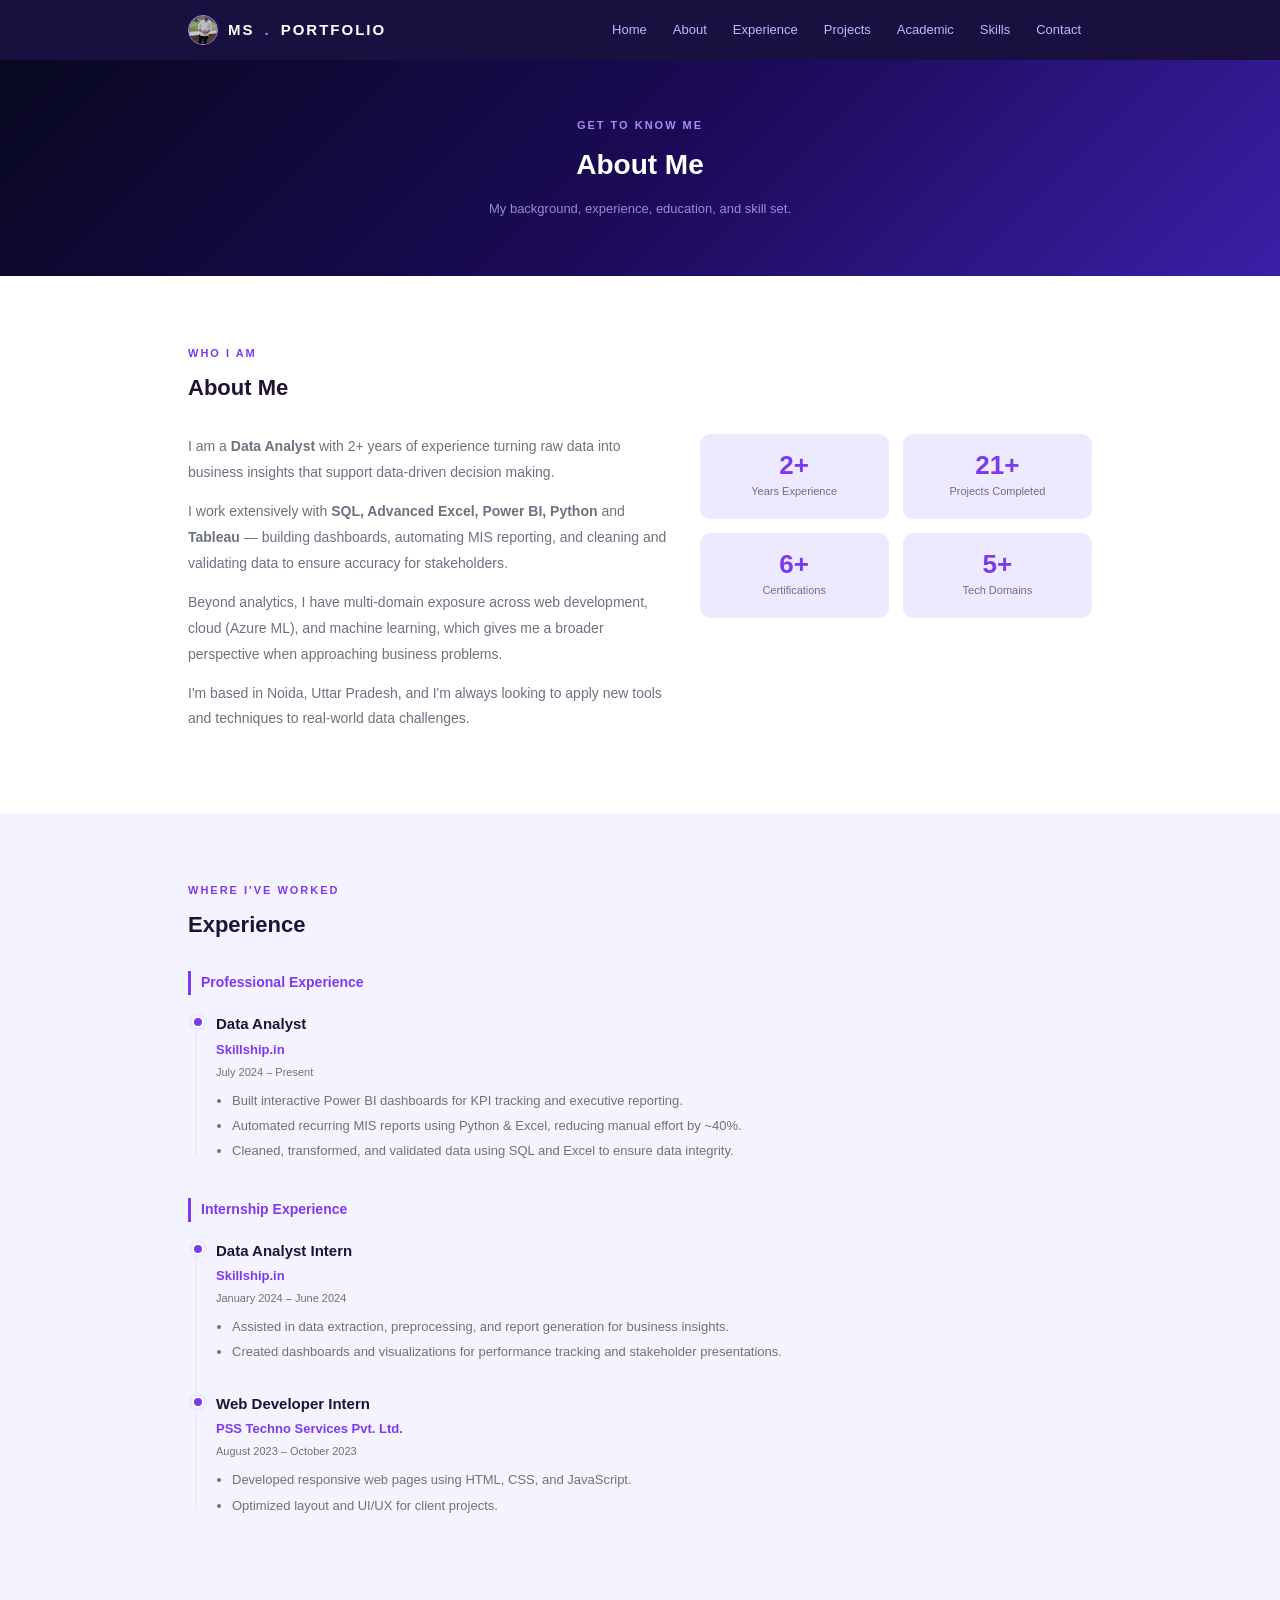
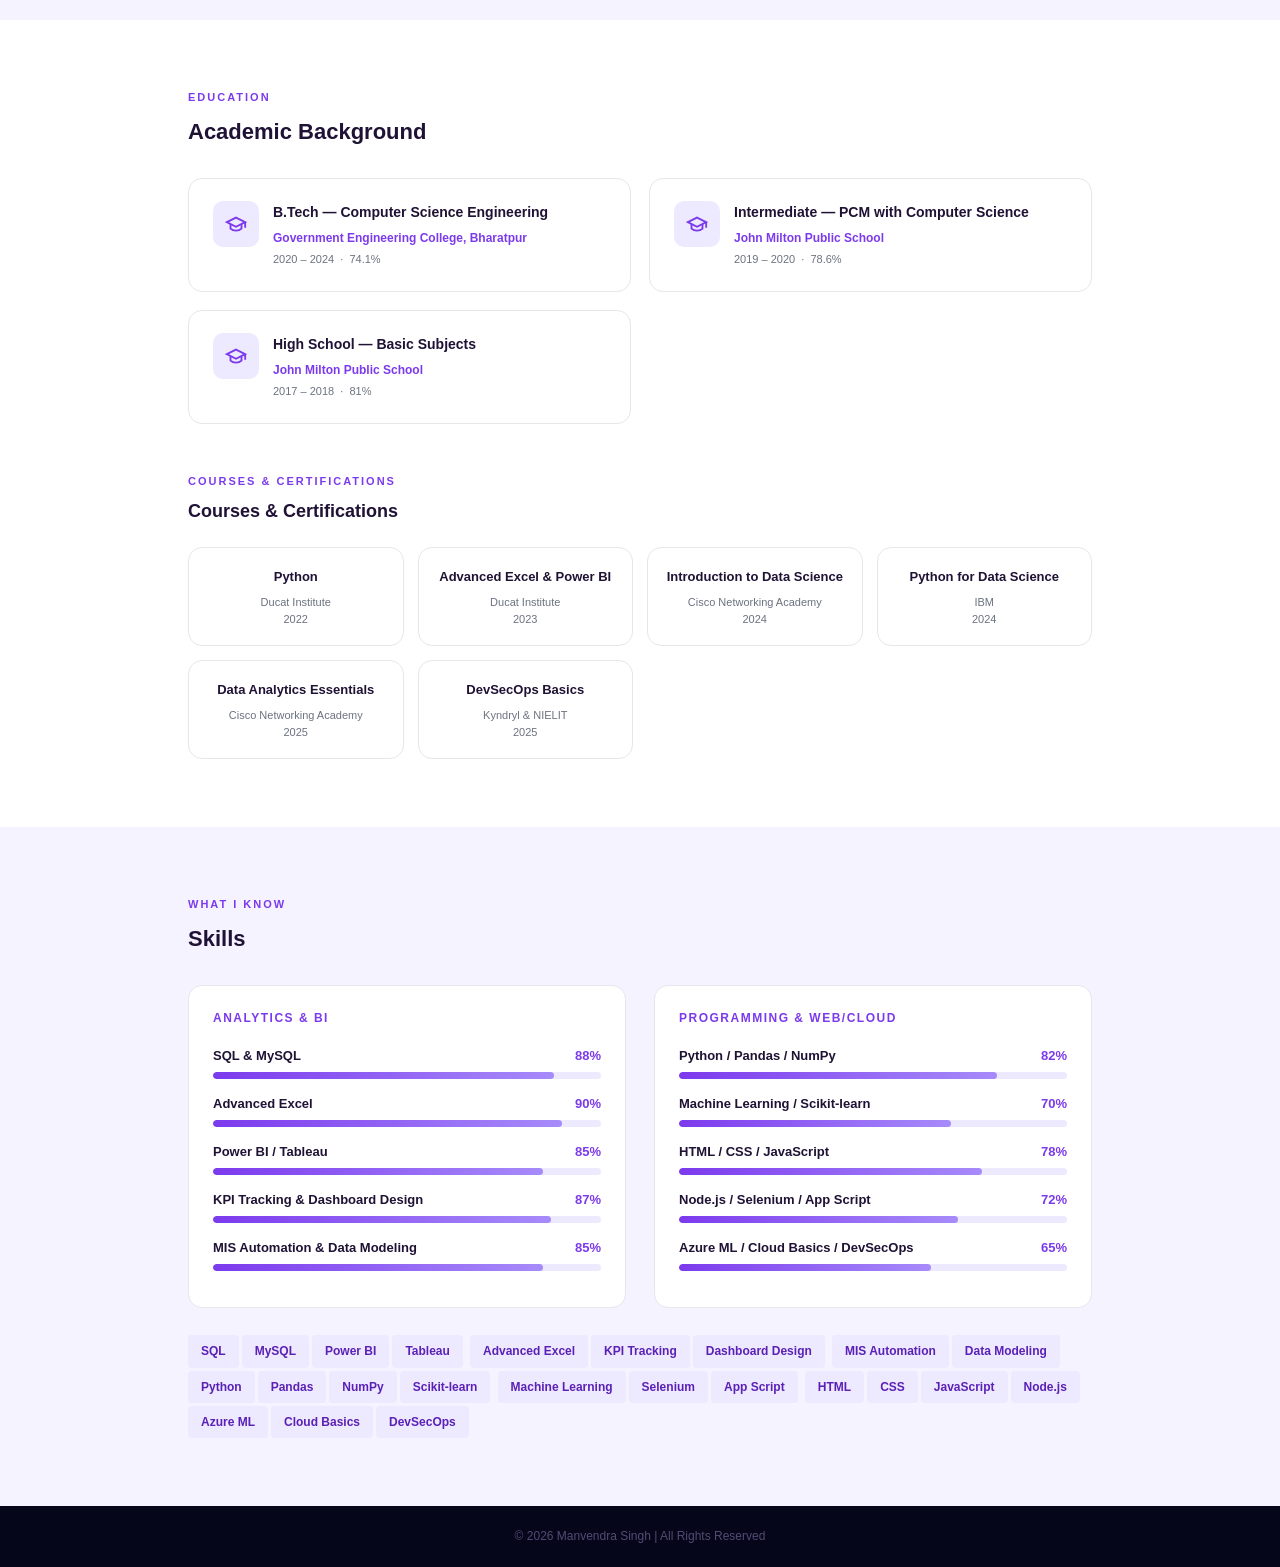
<file: about.html>
<!DOCTYPE html>
<html lang="en">
<head>
  <meta charset="UTF-8" />
  <meta name="viewport" content="width=device-width, initial-scale=1.0" />
  <title>About — Manvendra Singh</title>
  <link rel="stylesheet" href="css/style.css" />
</head>
<body>

<header id="navbar">
  <div class="container">
    <div class="nav-inner">
      <a href="index.html" class="nav-logo">
        <img src="images/profile.png" alt="Manvendra Singh" />
        MS<span>.</span>Portfolio
      </a>
      <nav class="nav-links" aria-label="Primary">
        <a href="index.html">Home</a>
        <a href="about.html">About</a>
        <a href="about.html#experience">Experience</a>
        <a href="projects.html">Projects</a>
        <a href="about.html#academic">Academic</a>
        <a href="about.html#skills">Skills</a>
        <a href="contact.html">Contact</a>
      </nav>
      <button class="hamburger" id="ham" aria-label="Toggle menu">
        <span></span><span></span><span></span>
      </button>
    </div>
  </div>
  <nav class="mobile-menu" id="mob">
    <a href="index.html">Home</a>
    <a href="about.html">About</a>
    <a href="about.html#experience">Experience</a>
    <a href="projects.html">Projects</a>
    <a href="about.html#academic">Academic</a>
    <a href="about.html#skills">Skills</a>
    <a href="contact.html">Contact</a>
  </nav>
</header>

<div class="page-banner">
  <div class="container">
    <span class="sec-label">Get to know me</span>
    <h1>About Me</h1>
    <p>My background, experience, education, and skill set.</p>
  </div>
</div>

<main>

<section id="about">
  <div class="container">
    <span class="sec-label">Who I am</span>
    <h2 class="sec-title">About Me</h2>
    <div class="about-grid">
      <div class="about-text reveal">
        <p>I am a <strong>Data Analyst</strong> with 2+ years of experience turning raw data into business insights that support data-driven decision making.</p>
        <p>I work extensively with <strong>SQL, Advanced Excel, Power BI, Python</strong> and <strong>Tableau</strong> — building dashboards, automating MIS reporting, and cleaning and validating data to ensure accuracy for stakeholders.</p>
        <p>Beyond analytics, I have multi-domain exposure across web development, cloud (Azure ML), and machine learning, which gives me a broader perspective when approaching business problems.</p>
        <p>I'm based in Noida, Uttar Pradesh, and I'm always looking to apply new tools and techniques to real-world data challenges.</p>
      </div>
      <div class="about-stats reveal" style="transition-delay:.12s">
        <div class="stat-box"><div class="num">2+</div><div class="lbl">Years Experience</div></div>
        <div class="stat-box"><div class="num">21+</div><div class="lbl">Projects Completed</div></div>
        <div class="stat-box"><div class="num">6+</div><div class="lbl">Certifications</div></div>
        <div class="stat-box"><div class="num">5+</div><div class="lbl">Tech Domains</div></div>
      </div>
    </div>
  </div>
</section>

<section id="experience">
  <div class="container">
    <span class="sec-label">Where I've worked</span>
    <h2 class="sec-title">Experience</h2>

    <div class="exp-group reveal">
      <p class="exp-group-title">Professional Experience</p>
      <div class="timeline" id="tl1">
        <div class="tl-item">
          <div class="tl-dot"></div>
          <p class="tl-role">Data Analyst</p>
          <p class="tl-company">Skillship.in</p>
          <p class="tl-period">July 2024 – Present</p>
          <ul class="tl-list">
            <li>Built interactive Power BI dashboards for KPI tracking and executive reporting.</li>
            <li>Automated recurring MIS reports using Python &amp; Excel, reducing manual effort by ~40%.</li>
            <li>Cleaned, transformed, and validated data using SQL and Excel to ensure data integrity.</li>
          </ul>
        </div>
      </div>
    </div>

    <div class="exp-group reveal" style="transition-delay:.1s">
      <p class="exp-group-title">Internship Experience</p>
      <div class="timeline" id="tl2">
        <div class="tl-item">
          <div class="tl-dot"></div>
          <p class="tl-role">Data Analyst Intern</p>
          <p class="tl-company">Skillship.in</p>
          <p class="tl-period">January 2024 – June 2024</p>
          <ul class="tl-list">
            <li>Assisted in data extraction, preprocessing, and report generation for business insights.</li>
            <li>Created dashboards and visualizations for performance tracking and stakeholder presentations.</li>
          </ul>
        </div>
        <div class="tl-item">
          <div class="tl-dot"></div>
          <p class="tl-role">Web Developer Intern</p>
          <p class="tl-company">PSS Techno Services Pvt. Ltd.</p>
          <p class="tl-period">August 2023 – October 2023</p>
          <ul class="tl-list">
            <li>Developed responsive web pages using HTML, CSS, and JavaScript.</li>
            <li>Optimized layout and UI/UX for client projects.</li>
          </ul>
        </div>
      </div>
    </div>
  </div>
</section>

<section id="academic">
  <div class="container">
    <span class="sec-label">Education</span>
    <h2 class="sec-title">Academic Background</h2>
    <div class="acad-grid">

      <article class="card acad-item reveal">
        <div class="acad-badge"><svg viewBox="0 0 24 24"><path d="M22 10v6M2 10l10-5 10 5-10 5z"/><path d="M6 12v5c3 3 9 3 12 0v-5"/></svg></div>
        <div>
          <p class="acad-degree">B.Tech — Computer Science Engineering</p>
          <p class="acad-inst">Government Engineering College, Bharatpur</p>
          <p class="acad-meta">2020 – 2024 &nbsp;·&nbsp; 74.1%</p>
        </div>
      </article>

      <article class="card acad-item reveal" style="transition-delay:.1s">
        <div class="acad-badge"><svg viewBox="0 0 24 24"><path d="M22 10v6M2 10l10-5 10 5-10 5z"/><path d="M6 12v5c3 3 9 3 12 0v-5"/></svg></div>
        <div>
          <p class="acad-degree">Intermediate — PCM with Computer Science</p>
          <p class="acad-inst">John Milton Public School</p>
          <p class="acad-meta">2019 – 2020 &nbsp;·&nbsp; 78.6%</p>
        </div>
      </article>

      <article class="card acad-item reveal" style="transition-delay:.2s">
        <div class="acad-badge"><svg viewBox="0 0 24 24"><path d="M22 10v6M2 10l10-5 10 5-10 5z"/><path d="M6 12v5c3 3 9 3 12 0v-5"/></svg></div>
        <div>
          <p class="acad-degree">High School — Basic Subjects</p>
          <p class="acad-inst">John Milton Public School</p>
          <p class="acad-meta">2017 – 2018 &nbsp;·&nbsp; 81%</p>
        </div>
      </article>

    </div>

    <span class="sec-label">Courses &amp; Certifications</span>
    <h3 class="sec-title" style="font-size:18px;margin-bottom:20px">Courses &amp; Certifications</h3>
    <div class="cert-grid">
      <div class="cert-box reveal"><h4>Python</h4><p>Ducat Institute<br>2022</p></div>
      <div class="cert-box reveal" style="transition-delay:.07s"><h4>Advanced Excel &amp; Power BI</h4><p>Ducat Institute<br>2023</p></div>
      <div class="cert-box reveal" style="transition-delay:.14s"><h4>Introduction to Data Science</h4><p>Cisco Networking Academy<br>2024</p></div>
      <div class="cert-box reveal" style="transition-delay:.21s"><h4>Python for Data Science</h4><p>IBM<br>2024</p></div>
      <div class="cert-box reveal" style="transition-delay:.28s"><h4>Data Analytics Essentials</h4><p>Cisco Networking Academy<br>2025</p></div>
      <div class="cert-box reveal" style="transition-delay:.35s"><h4>DevSecOps Basics</h4><p>Kyndryl &amp; NIELIT<br>2025</p></div>
    </div>
  </div>
</section>

<section id="skills">
  <div class="container">
    <span class="sec-label">What I know</span>
    <h2 class="sec-title">Skills</h2>
    <div class="skills-outer">

      <div class="card reveal">
        <p class="sg-title">Analytics &amp; BI</p>
        <div class="skill-item">
          <div class="skill-row"><span class="name">SQL &amp; MySQL</span><span class="pct">88%</span></div>
          <div class="skill-track"><div class="skill-fill" data-width="88"></div></div>
        </div>
        <div class="skill-item">
          <div class="skill-row"><span class="name">Advanced Excel</span><span class="pct">90%</span></div>
          <div class="skill-track"><div class="skill-fill" data-width="90"></div></div>
        </div>
        <div class="skill-item">
          <div class="skill-row"><span class="name">Power BI / Tableau</span><span class="pct">85%</span></div>
          <div class="skill-track"><div class="skill-fill" data-width="85"></div></div>
        </div>
        <div class="skill-item">
          <div class="skill-row"><span class="name">KPI Tracking &amp; Dashboard Design</span><span class="pct">87%</span></div>
          <div class="skill-track"><div class="skill-fill" data-width="87"></div></div>
        </div>
        <div class="skill-item">
          <div class="skill-row"><span class="name">MIS Automation &amp; Data Modeling</span><span class="pct">85%</span></div>
          <div class="skill-track"><div class="skill-fill" data-width="85"></div></div>
        </div>
      </div>

      <div class="card reveal" style="transition-delay:.12s">
        <p class="sg-title">Programming &amp; Web/Cloud</p>
        <div class="skill-item">
          <div class="skill-row"><span class="name">Python / Pandas / NumPy</span><span class="pct">82%</span></div>
          <div class="skill-track"><div class="skill-fill" data-width="82"></div></div>
        </div>
        <div class="skill-item">
          <div class="skill-row"><span class="name">Machine Learning / Scikit-learn</span><span class="pct">70%</span></div>
          <div class="skill-track"><div class="skill-fill" data-width="70"></div></div>
        </div>
        <div class="skill-item">
          <div class="skill-row"><span class="name">HTML / CSS / JavaScript</span><span class="pct">78%</span></div>
          <div class="skill-track"><div class="skill-fill" data-width="78"></div></div>
        </div>
        <div class="skill-item">
          <div class="skill-row"><span class="name">Node.js / Selenium / App Script</span><span class="pct">72%</span></div>
          <div class="skill-track"><div class="skill-fill" data-width="72"></div></div>
        </div>
        <div class="skill-item">
          <div class="skill-row"><span class="name">Azure ML / Cloud Basics / DevSecOps</span><span class="pct">65%</span></div>
          <div class="skill-track"><div class="skill-fill" data-width="65"></div></div>
        </div>
      </div>

    </div>
    <div class="tag-cloud">
      <span class="tag">SQL</span><span class="tag">MySQL</span><span class="tag">Power BI</span><span class="tag">Tableau</span>
      <span class="tag">Advanced Excel</span><span class="tag">KPI Tracking</span><span class="tag">Dashboard Design</span>
      <span class="tag">MIS Automation</span><span class="tag">Data Modeling</span>
      <span class="tag">Python</span><span class="tag">Pandas</span><span class="tag">NumPy</span><span class="tag">Scikit-learn</span>
      <span class="tag">Machine Learning</span><span class="tag">Selenium</span><span class="tag">App Script</span>
      <span class="tag">HTML</span><span class="tag">CSS</span><span class="tag">JavaScript</span><span class="tag">Node.js</span>
      <span class="tag">Azure ML</span><span class="tag">Cloud Basics</span><span class="tag">DevSecOps</span>
    </div>
  </div>
</section>

</main>

<footer><p>&copy; 2026 Manvendra Singh | All Rights Reserved</p></footer>

<script src="js/script.js"></script>
</body>
</html>
</file>
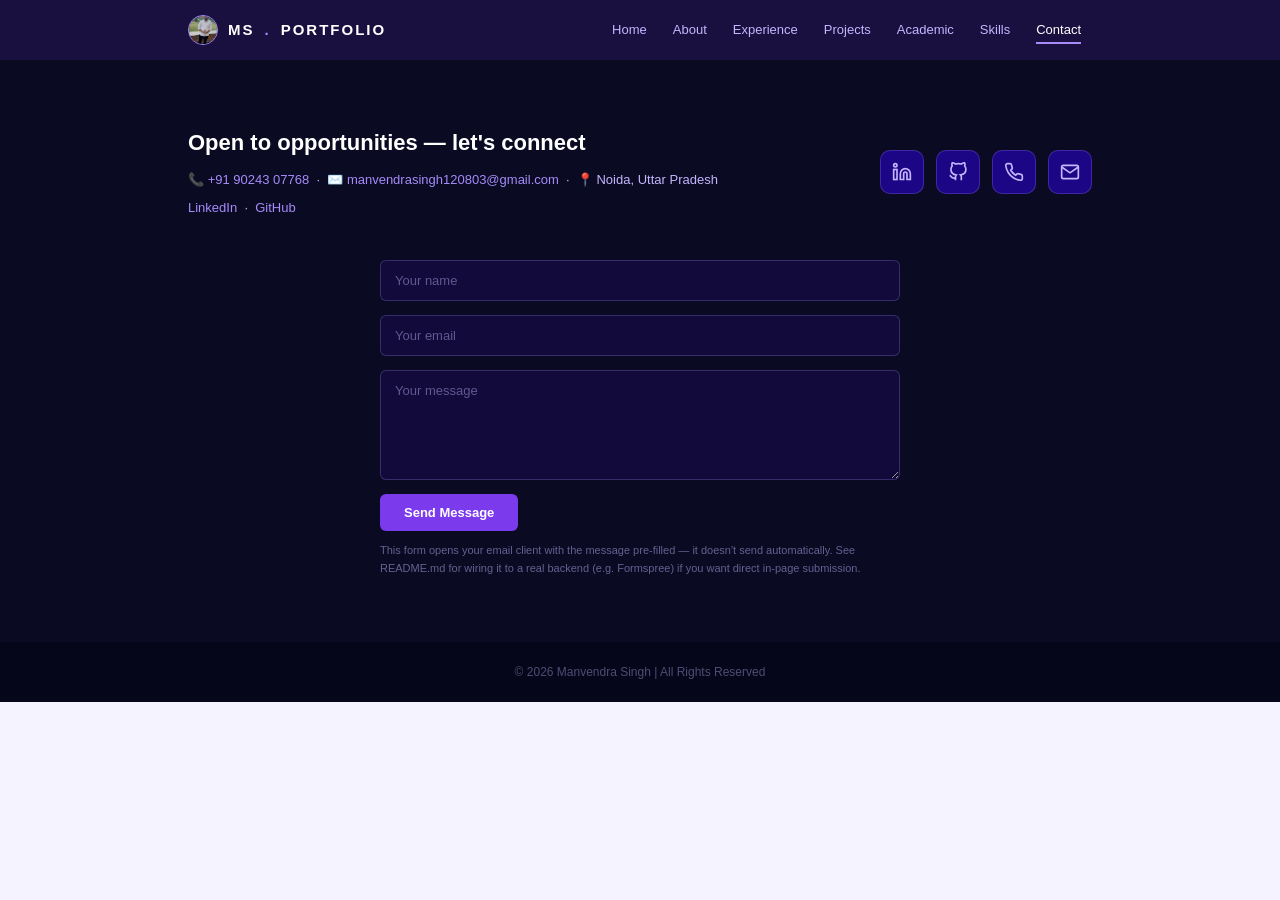
<file: contact.html>
<!DOCTYPE html>
<html lang="en">
<head>
  <meta charset="UTF-8" />
  <meta name="viewport" content="width=device-width, initial-scale=1.0" />
  <title>Contact — Manvendra Singh</title>
  <link rel="stylesheet" href="css/style.css" />
</head>
<body>

<header id="navbar">
  <div class="container">
    <div class="nav-inner">
      <a href="index.html" class="nav-logo">
        <img src="images/profile.png" alt="Manvendra Singh" />
        MS<span>.</span>Portfolio
      </a>
      <nav class="nav-links" aria-label="Primary">
        <a href="index.html">Home</a>
        <a href="about.html">About</a>
        <a href="about.html#experience">Experience</a>
        <a href="projects.html">Projects</a>
        <a href="about.html#academic">Academic</a>
        <a href="about.html#skills">Skills</a>
        <a href="contact.html">Contact</a>
      </nav>
      <button class="hamburger" id="ham" aria-label="Toggle menu">
        <span></span><span></span><span></span>
      </button>
    </div>
  </div>
  <nav class="mobile-menu" id="mob">
    <a href="index.html">Home</a>
    <a href="about.html">About</a>
    <a href="about.html#experience">Experience</a>
    <a href="projects.html">Projects</a>
    <a href="about.html#academic">Academic</a>
    <a href="about.html#skills">Skills</a>
    <a href="contact.html">Contact</a>
  </nav>
</header>

<main>

<section id="contact" class="contact-page-section">
  <div class="container">
    <div class="contact-inner reveal">
      <div class="contact-text">
        <h2>Open to opportunities — let's connect</h2>
        <p>
          📞 <a href="tel:+919024307768">+91 90243 07768</a>
          &nbsp;·&nbsp;
          ✉️ <a href="mailto:manvendrasingh120803@gmail.com">manvendrasingh120803@gmail.com</a>
          &nbsp;·&nbsp;
          📍 Noida, Uttar Pradesh
        </p>
        <p style="margin-top:6px;">
          <a href="https://linkedin.com/in/1283-manvendra-singh" target="_blank" rel="noopener">LinkedIn</a>
          &nbsp;·&nbsp;
          <a href="https://github.com/Manvendra-9024" target="_blank" rel="noopener">GitHub</a>
        </p>
      </div>
      <div class="contact-icons">
        <a href="https://linkedin.com/in/1283-manvendra-singh" target="_blank" rel="noopener" aria-label="LinkedIn">
          <div class="icon-btn">
            <svg viewBox="0 0 24 24"><path d="M16 8a6 6 0 0 1 6 6v7h-4v-7a2 2 0 0 0-2-2 2 2 0 0 0-2 2v7h-4v-7a6 6 0 0 1 6-6z"/><rect x="2" y="9" width="4" height="12"/><circle cx="4" cy="4" r="2"/></svg>
          </div>
        </a>
        <a href="https://github.com/Manvendra-9024" target="_blank" rel="noopener" aria-label="GitHub">
          <div class="icon-btn">
            <svg viewBox="0 0 24 24"><path d="M9 19c-5 1.5-5-2.5-7-3m14 6v-3.87a3.37 3.37 0 0 0-.94-2.61c3.14-.35 6.44-1.54 6.44-7A5.44 5.44 0 0 0 20 4.77 5.07 5.07 0 0 0 19.91 1S18.73.65 16 2.48a13.38 13.38 0 0 0-7 0C6.27.65 5.09 1 5.09 1A5.07 5.07 0 0 0 5 4.77a5.44 5.44 0 0 0-1.5 3.78c0 5.42 3.3 6.61 6.44 7A3.37 3.37 0 0 0 9 18.13V22"/></svg>
          </div>
        </a>
        <a href="tel:+919024307768" aria-label="Phone">
          <div class="icon-btn">
            <svg viewBox="0 0 24 24"><path d="M22 16.92v3a2 2 0 0 1-2.18 2 19.79 19.79 0 0 1-8.63-3.07 19.5 19.5 0 0 1-6-6 19.79 19.79 0 0 1-3.07-8.67A2 2 0 0 1 4.11 2h3a2 2 0 0 1 2 1.72c.127.96.361 1.903.7 2.81a2 2 0 0 1-.45 2.11L8.09 9.91a16 16 0 0 0 6 6l1.27-1.27a2 2 0 0 1 2.11-.45c.907.339 1.85.573 2.81.7A2 2 0 0 1 22 16.92z"/></svg>
          </div>
        </a>
        <a href="mailto:manvendrasingh120803@gmail.com" aria-label="Email">
          <div class="icon-btn">
            <svg viewBox="0 0 24 24"><path d="M4 4h16c1.1 0 2 .9 2 2v12c0 1.1-.9 2-2 2H4c-1.1 0-2-.9-2-2V6c0-1.1.9-2 2-2z"/><polyline points="22,6 12,13 2,6"/></svg>
          </div>
        </a>
      </div>
    </div>

    <form id="contact-form" class="contact-form reveal" style="transition-delay:.1s">
      <input type="text" name="name" placeholder="Your name" required />
      <input type="email" name="email" placeholder="Your email" required />
      <textarea name="message" placeholder="Your message" required></textarea>
      <button type="submit" class="btn-p">Send Message</button>
      <p class="form-note">This form opens your email client with the message pre-filled — it doesn't send automatically. See README.md for wiring it to a real backend (e.g. Formspree) if you want direct in-page submission.</p>
    </form>
  </div>
</section>

</main>

<footer><p>&copy; 2026 Manvendra Singh | All Rights Reserved</p></footer>

<script src="js/script.js"></script>
</body>
</html>
</file>
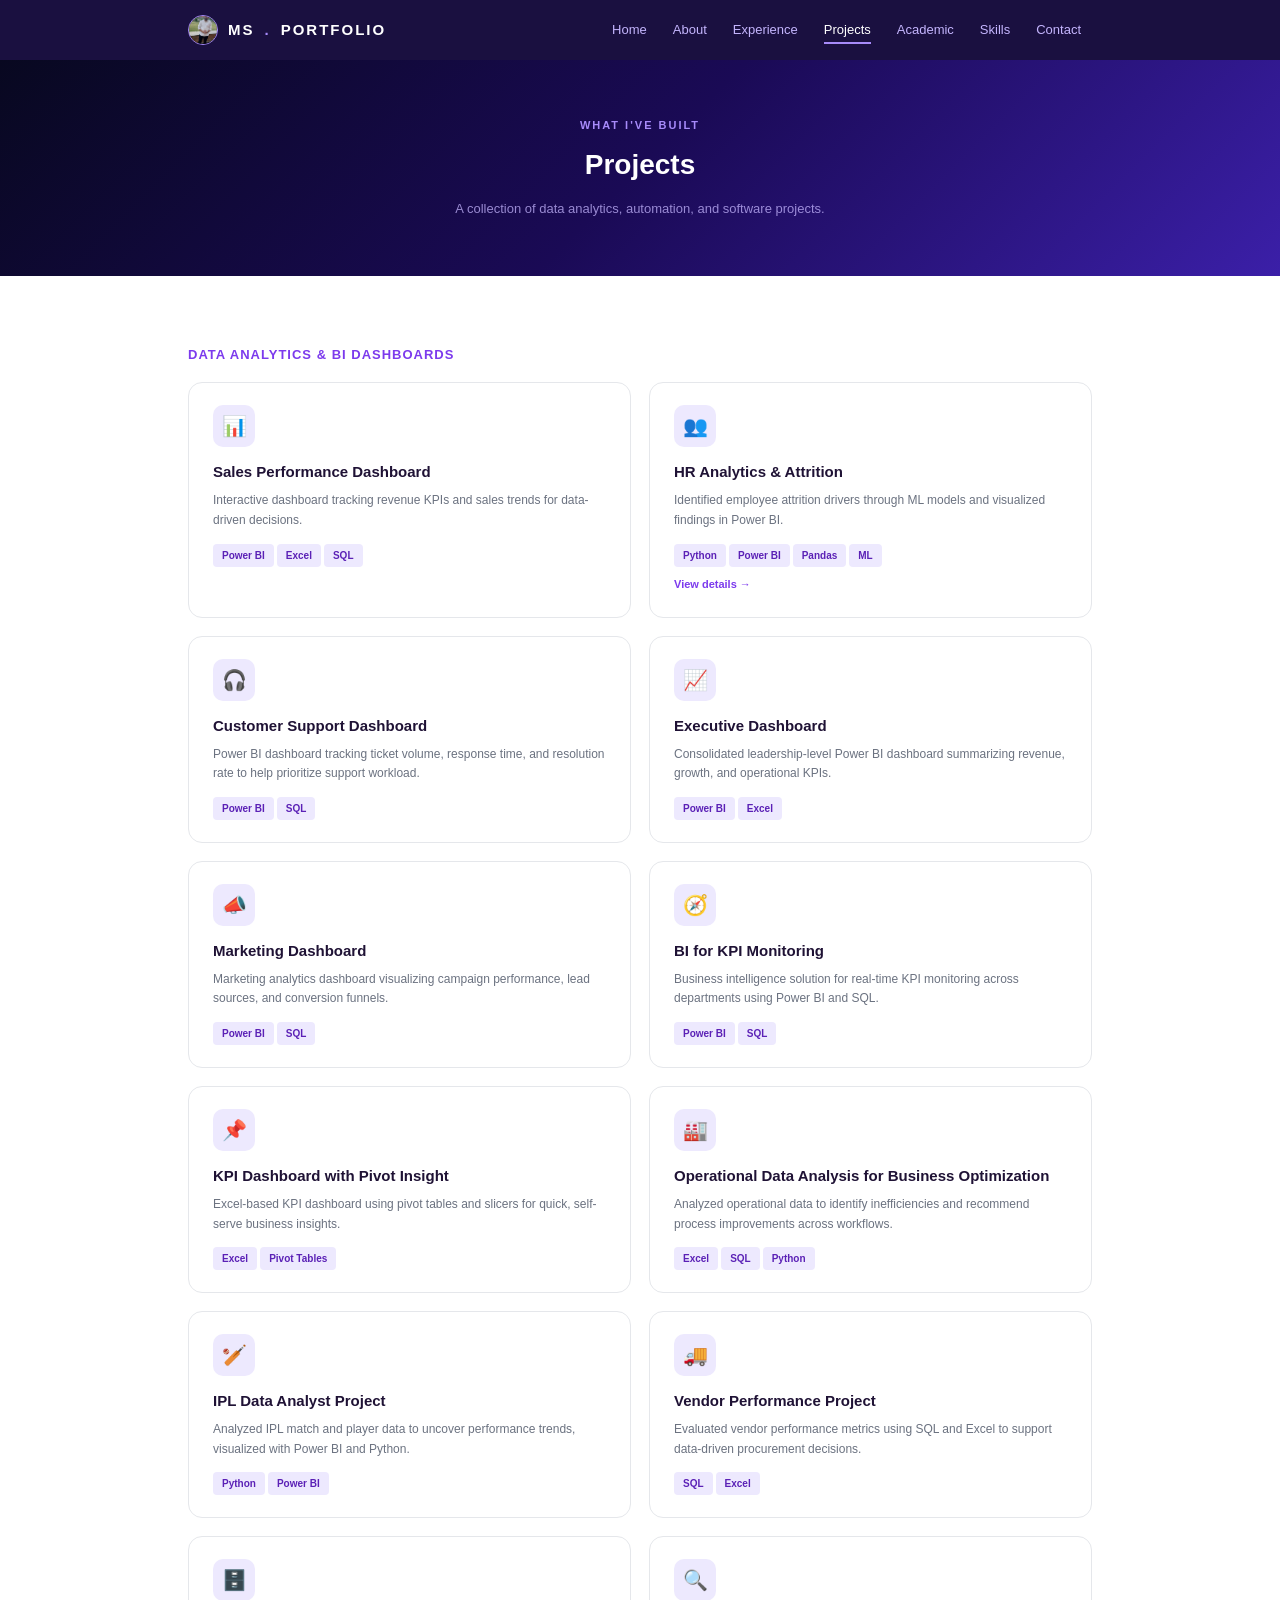
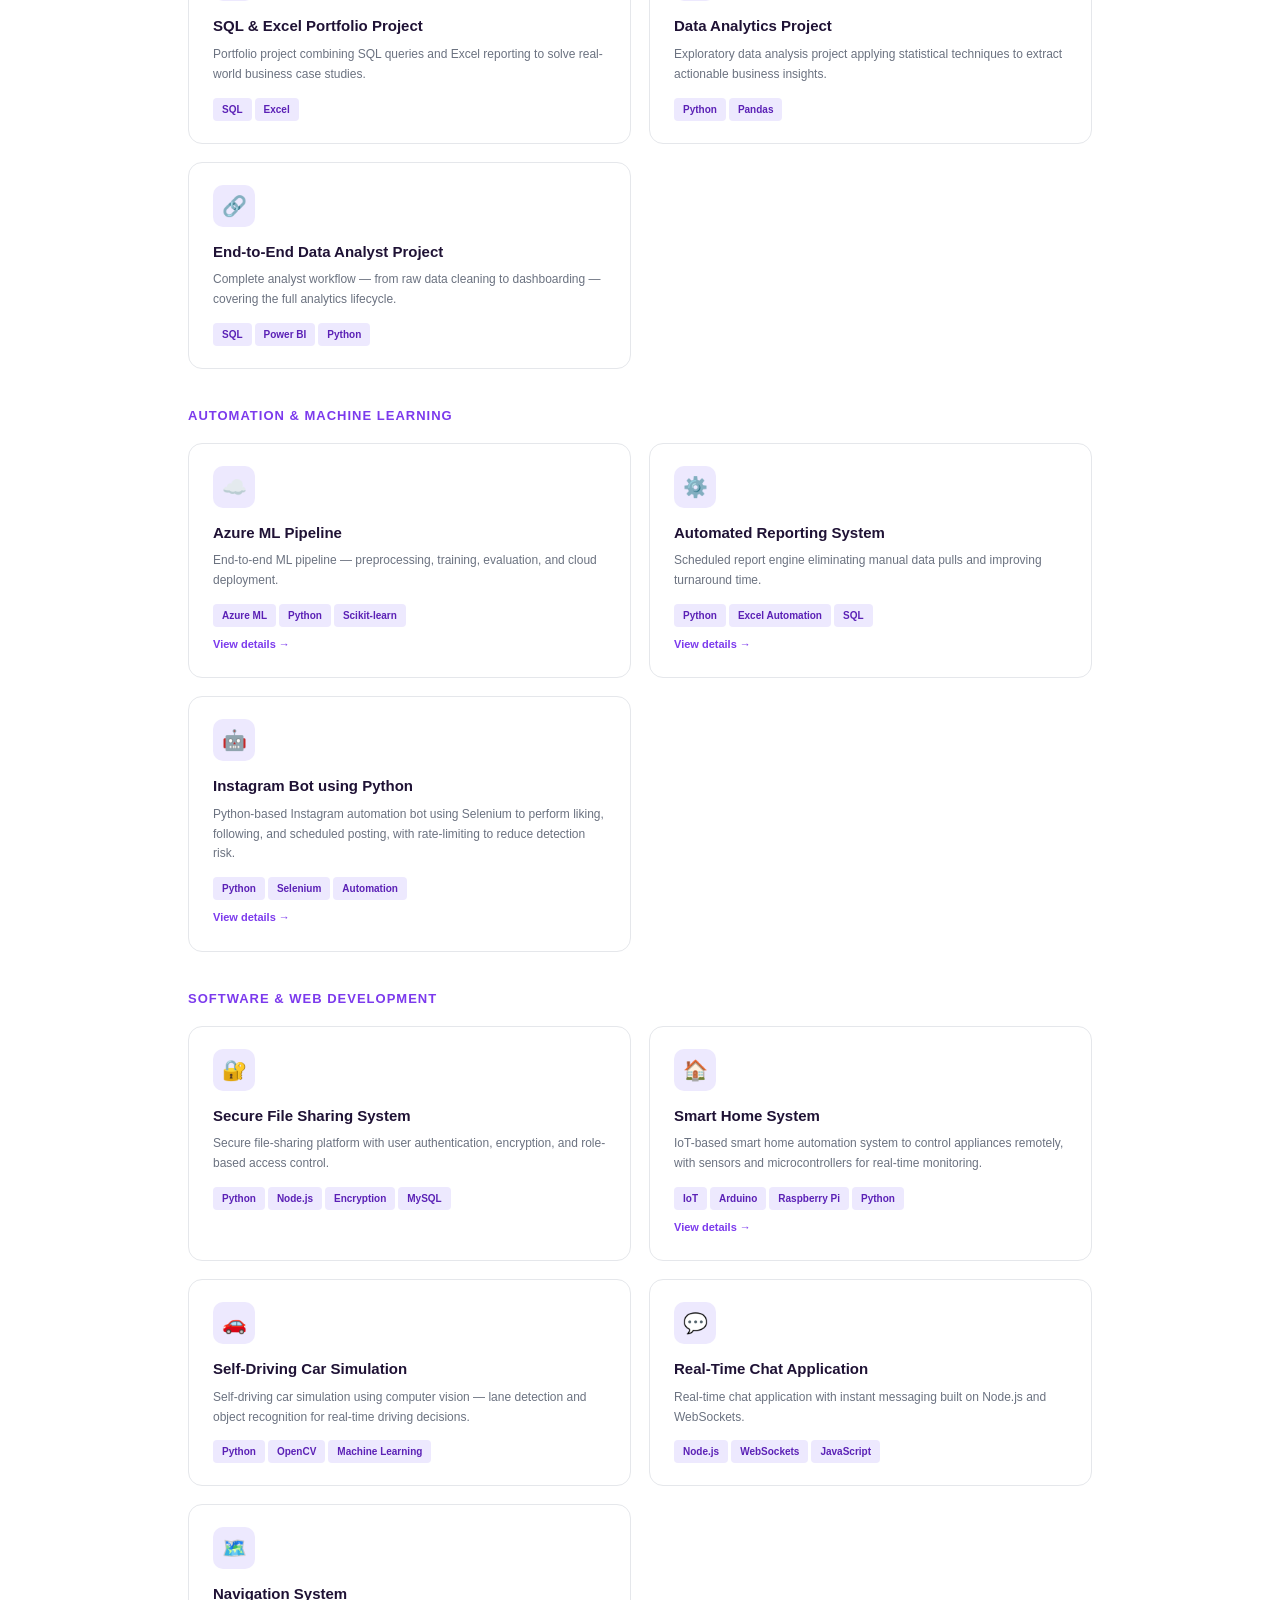
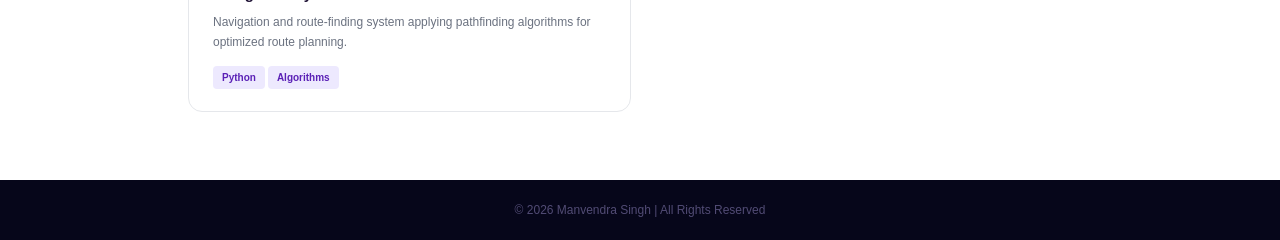
<file: projects.html>
<!DOCTYPE html>
<html lang="en">
<head>
  <meta charset="UTF-8" />
  <meta name="viewport" content="width=device-width, initial-scale=1.0" />
  <title>Projects — Manvendra Singh</title>
  <link rel="stylesheet" href="css/style.css" />
</head>
<body>

<header id="navbar">
  <div class="container">
    <div class="nav-inner">
      <a href="index.html" class="nav-logo">
        <img src="images/profile.png" alt="Manvendra Singh" />
        MS<span>.</span>Portfolio
      </a>
      <nav class="nav-links" aria-label="Primary">
        <a href="index.html">Home</a>
        <a href="about.html">About</a>
        <a href="about.html#experience">Experience</a>
        <a href="projects.html">Projects</a>
        <a href="about.html#academic">Academic</a>
        <a href="about.html#skills">Skills</a>
        <a href="contact.html">Contact</a>
      </nav>
      <button class="hamburger" id="ham" aria-label="Toggle menu">
        <span></span><span></span><span></span>
      </button>
    </div>
  </div>
  <nav class="mobile-menu" id="mob">
    <a href="index.html">Home</a>
    <a href="about.html">About</a>
    <a href="about.html#experience">Experience</a>
    <a href="projects.html">Projects</a>
    <a href="about.html#academic">Academic</a>
    <a href="about.html#skills">Skills</a>
    <a href="contact.html">Contact</a>
  </nav>
</header>

<div class="page-banner">
  <div class="container">
    <span class="sec-label">What I've built</span>
    <h1>Projects</h1>
    <p>A collection of data analytics, automation, and software projects.</p>
  </div>
</div>

<main>

<section id="projects">
  <div class="container">

    <!-- Data & BI -->
    <div class="proj-cat reveal">
      <p class="proj-cat-title">Data Analytics &amp; BI Dashboards</p>
      <div class="proj-grid">

        <article class="card">
          <div class="proj-icon">📊</div>
          <p class="proj-name">Sales Performance Dashboard</p>
          <p class="proj-desc">Interactive dashboard tracking revenue KPIs and sales trends for data-driven decisions.</p>
          <div><span class="tag">Power BI</span><span class="tag">Excel</span><span class="tag">SQL</span></div>
        </article>

        <article class="card">
          <div class="proj-icon">👥</div>
          <p class="proj-name">HR Analytics &amp; Attrition</p>
          <p class="proj-desc">Identified employee attrition drivers through ML models and visualized findings in Power BI.</p>
          <div><span class="tag">Python</span><span class="tag">Power BI</span><span class="tag">Pandas</span><span class="tag">ML</span></div>
          <a class="proj-link" href="https://github.com/Manvendra-9024/Secure-File-Sharing-System/issues/2" target="_blank" rel="noopener">View details →</a>
        </article>

        <article class="card">
          <div class="proj-icon">🎧</div>
          <p class="proj-name">Customer Support Dashboard</p>
          <p class="proj-desc">Power BI dashboard tracking ticket volume, response time, and resolution rate to help prioritize support workload.</p>
          <div><span class="tag">Power BI</span><span class="tag">SQL</span></div>
        </article>

        <article class="card">
          <div class="proj-icon">📈</div>
          <p class="proj-name">Executive Dashboard</p>
          <p class="proj-desc">Consolidated leadership-level Power BI dashboard summarizing revenue, growth, and operational KPIs.</p>
          <div><span class="tag">Power BI</span><span class="tag">Excel</span></div>
        </article>

        <article class="card">
          <div class="proj-icon">📣</div>
          <p class="proj-name">Marketing Dashboard</p>
          <p class="proj-desc">Marketing analytics dashboard visualizing campaign performance, lead sources, and conversion funnels.</p>
          <div><span class="tag">Power BI</span><span class="tag">SQL</span></div>
        </article>

        <article class="card">
          <div class="proj-icon">🧭</div>
          <p class="proj-name">BI for KPI Monitoring</p>
          <p class="proj-desc">Business intelligence solution for real-time KPI monitoring across departments using Power BI and SQL.</p>
          <div><span class="tag">Power BI</span><span class="tag">SQL</span></div>
        </article>

        <article class="card">
          <div class="proj-icon">📌</div>
          <p class="proj-name">KPI Dashboard with Pivot Insight</p>
          <p class="proj-desc">Excel-based KPI dashboard using pivot tables and slicers for quick, self-serve business insights.</p>
          <div><span class="tag">Excel</span><span class="tag">Pivot Tables</span></div>
        </article>

        <article class="card">
          <div class="proj-icon">🏭</div>
          <p class="proj-name">Operational Data Analysis for Business Optimization</p>
          <p class="proj-desc">Analyzed operational data to identify inefficiencies and recommend process improvements across workflows.</p>
          <div><span class="tag">Excel</span><span class="tag">SQL</span><span class="tag">Python</span></div>
        </article>

        <article class="card">
          <div class="proj-icon">🏏</div>
          <p class="proj-name">IPL Data Analyst Project</p>
          <p class="proj-desc">Analyzed IPL match and player data to uncover performance trends, visualized with Power BI and Python.</p>
          <div><span class="tag">Python</span><span class="tag">Power BI</span></div>
        </article>

        <article class="card">
          <div class="proj-icon">🚚</div>
          <p class="proj-name">Vendor Performance Project</p>
          <p class="proj-desc">Evaluated vendor performance metrics using SQL and Excel to support data-driven procurement decisions.</p>
          <div><span class="tag">SQL</span><span class="tag">Excel</span></div>
        </article>

        <article class="card">
          <div class="proj-icon">🗄️</div>
          <p class="proj-name">SQL &amp; Excel Portfolio Project</p>
          <p class="proj-desc">Portfolio project combining SQL queries and Excel reporting to solve real-world business case studies.</p>
          <div><span class="tag">SQL</span><span class="tag">Excel</span></div>
        </article>

        <article class="card">
          <div class="proj-icon">🔍</div>
          <p class="proj-name">Data Analytics Project</p>
          <p class="proj-desc">Exploratory data analysis project applying statistical techniques to extract actionable business insights.</p>
          <div><span class="tag">Python</span><span class="tag">Pandas</span></div>
        </article>

        <article class="card">
          <div class="proj-icon">🔗</div>
          <p class="proj-name">End-to-End Data Analyst Project</p>
          <p class="proj-desc">Complete analyst workflow — from raw data cleaning to dashboarding — covering the full analytics lifecycle.</p>
          <div><span class="tag">SQL</span><span class="tag">Power BI</span><span class="tag">Python</span></div>
        </article>

      </div>
    </div>

    <!-- Automation & ML -->
    <div class="proj-cat reveal" style="transition-delay:.08s">
      <p class="proj-cat-title">Automation &amp; Machine Learning</p>
      <div class="proj-grid">

        <article class="card">
          <div class="proj-icon">☁️</div>
          <p class="proj-name">Azure ML Pipeline</p>
          <p class="proj-desc">End-to-end ML pipeline — preprocessing, training, evaluation, and cloud deployment.</p>
          <div><span class="tag">Azure ML</span><span class="tag">Python</span><span class="tag">Scikit-learn</span></div>
          <a class="proj-link" href="https://github.com/Manvendra-9024/Secure-File-Sharing-System/issues/3" target="_blank" rel="noopener">View details →</a>
        </article>

        <article class="card">
          <div class="proj-icon">⚙️</div>
          <p class="proj-name">Automated Reporting System</p>
          <p class="proj-desc">Scheduled report engine eliminating manual data pulls and improving turnaround time.</p>
          <div><span class="tag">Python</span><span class="tag">Excel Automation</span><span class="tag">SQL</span></div>
          <a class="proj-link" href="https://github.com/Manvendra-9024/Secure-File-Sharing-System/issues/4" target="_blank" rel="noopener">View details →</a>
        </article>

        <article class="card">
          <div class="proj-icon">🤖</div>
          <p class="proj-name">Instagram Bot using Python</p>
          <p class="proj-desc">Python-based Instagram automation bot using Selenium to perform liking, following, and scheduled posting, with rate-limiting to reduce detection risk.</p>
          <div><span class="tag">Python</span><span class="tag">Selenium</span><span class="tag">Automation</span></div>
          <a class="proj-link" href="https://github.com/Manvendra-9024/Secure-File-Sharing-System/issues/5" target="_blank" rel="noopener">View details →</a>
        </article>

      </div>
    </div>

    <!-- Software & Web -->
    <div class="proj-cat reveal" style="transition-delay:.16s">
      <p class="proj-cat-title">Software &amp; Web Development</p>
      <div class="proj-grid">

        <article class="card">
          <div class="proj-icon">🔐</div>
          <p class="proj-name">Secure File Sharing System</p>
          <p class="proj-desc">Secure file-sharing platform with user authentication, encryption, and role-based access control.</p>
          <div><span class="tag">Python</span><span class="tag">Node.js</span><span class="tag">Encryption</span><span class="tag">MySQL</span></div>
        </article>

        <article class="card">
          <div class="proj-icon">🏠</div>
          <p class="proj-name">Smart Home System</p>
          <p class="proj-desc">IoT-based smart home automation system to control appliances remotely, with sensors and microcontrollers for real-time monitoring.</p>
          <div><span class="tag">IoT</span><span class="tag">Arduino</span><span class="tag">Raspberry Pi</span><span class="tag">Python</span></div>
          <a class="proj-link" href="https://github.com/Manvendra-9024/Smart-Home-System/issues/1" target="_blank" rel="noopener">View details →</a>
        </article>

        <article class="card">
          <div class="proj-icon">🚗</div>
          <p class="proj-name">Self-Driving Car Simulation</p>
          <p class="proj-desc">Self-driving car simulation using computer vision — lane detection and object recognition for real-time driving decisions.</p>
          <div><span class="tag">Python</span><span class="tag">OpenCV</span><span class="tag">Machine Learning</span></div>
        </article>

        <article class="card">
          <div class="proj-icon">💬</div>
          <p class="proj-name">Real-Time Chat Application</p>
          <p class="proj-desc">Real-time chat application with instant messaging built on Node.js and WebSockets.</p>
          <div><span class="tag">Node.js</span><span class="tag">WebSockets</span><span class="tag">JavaScript</span></div>
        </article>

        <article class="card">
          <div class="proj-icon">🗺️</div>
          <p class="proj-name">Navigation System</p>
          <p class="proj-desc">Navigation and route-finding system applying pathfinding algorithms for optimized route planning.</p>
          <div><span class="tag">Python</span><span class="tag">Algorithms</span></div>
        </article>

      </div>
    </div>

  </div>
</section>

</main>

<footer><p>&copy; 2026 Manvendra Singh | All Rights Reserved</p></footer>

<script src="js/script.js"></script>
</body>
</html>
</file>
<file: css/style.css>
:root {
  --c-deep:    #0a0a23;
  --c-nav:     #1a1040;
  --c-accent:  #7c3aed;
  --c-mid:     #a78bfa;
  --c-light:   #ede9fe;
  --c-pale:    #f5f3ff;
  --c-ondark:  #c4b5fd;
  --c-white:   #ffffff;
  --c-text:    #1f1235;
  --c-muted:   #6b7280;
  --c-border:  #e5e7eb;
  --r-sm: 6px; --r-md: 10px; --r-lg: 14px;
  --sh-md: 0 4px 16px rgba(124,58,237,.18);
  --font: Arial, Helvetica, sans-serif;
  --maxw: 960px;
  --tr: 0.28s ease;
}
*, *::before, *::after { box-sizing: border-box; margin: 0; padding: 0; }
html { scroll-behavior: smooth; font-size: 15px; }
body { font-family: var(--font); background: var(--c-pale); color: var(--c-text); line-height: 1.7; overflow-x: hidden; }
a { text-decoration: none; color: inherit; }
ul { list-style: none; }
img { max-width: 100%; display: block; }

.container { max-width: var(--maxw); margin: 0 auto; padding: 0 28px; }
.sec-label { font-size: 11px; font-weight: 700; letter-spacing: 2px; text-transform: uppercase; color: var(--c-accent); margin-bottom: 6px; display: block; }
.sec-title  { font-size: 22px; font-weight: 700; color: var(--c-text); margin-bottom: 28px; }
.tag { display: inline-block; background: var(--c-light); color: #5b21b6; font-size: 10px; font-weight: 700; border-radius: 4px; padding: 3px 9px; margin: 3px 3px 0 0; }
.card { background: var(--c-white); border-radius: var(--r-lg); border: 1px solid var(--c-border); padding: 22px 24px; transition: box-shadow var(--tr), border-color var(--tr), transform var(--tr); }
.card:hover { box-shadow: var(--sh-md); border-color: var(--c-mid); transform: translateY(-3px); }

/* Reveal */
.reveal { opacity: 0; transform: translateY(22px); transition: opacity .55s ease, transform .55s ease; }
.reveal.visible { opacity: 1; transform: translateY(0); }

/* ── Navbar ── */
#navbar { position: sticky; top: 0; z-index: 999; background: var(--c-nav); transition: box-shadow var(--tr); }
#navbar.scrolled { box-shadow: 0 2px 18px rgba(0,0,0,.45); }
.nav-inner { display: flex; align-items: center; justify-content: space-between; height: 60px; }
.nav-logo { display:flex; align-items:center; gap:10px; font-size: 15px; font-weight: 700; letter-spacing: 2px; color: var(--c-white); text-transform: uppercase; }
.nav-logo img { width: 30px; height: 30px; border-radius: 50%; object-fit: cover; border: 1.5px solid var(--c-mid); }
.nav-logo span { color: var(--c-mid); }
.nav-links { display: flex; gap: 4px; }
.nav-links a { color: var(--c-ondark); font-size: 13px; padding: 7px 11px; border-radius: var(--r-sm); position: relative; transition: color var(--tr); }
.nav-links a::after { content:''; position:absolute; left:11px; bottom:4px; height:2px; width:0; background:var(--c-mid); transition:width var(--tr); }
.nav-links a:hover, .nav-links a.active { color: var(--c-white); }
.nav-links a:hover::after, .nav-links a.active::after { width: calc(100% - 22px); }
.hamburger { display: none; flex-direction: column; gap: 5px; background: none; border: none; cursor: pointer; padding: 4px; }
.hamburger span { width: 22px; height: 2px; background: var(--c-ondark); border-radius: 2px; transition: var(--tr); }
.hamburger.open span:nth-child(1) { transform: rotate(45deg) translate(5px,5px); }
.hamburger.open span:nth-child(2) { opacity: 0; }
.hamburger.open span:nth-child(3) { transform: rotate(-45deg) translate(5px,-5px); }
.mobile-menu { display: none; flex-direction: column; background: var(--c-deep); padding: 12px 24px 18px; gap: 4px; }
.mobile-menu.open { display: flex; }
.mobile-menu a { color: var(--c-ondark); font-size: 14px; padding: 10px 0; border-bottom: 1px solid rgba(255,255,255,.08); }
.mobile-menu a:hover { color: var(--c-white); }

/* ── Hero (Home) ── */
#hero { background: linear-gradient(135deg, #080820 0%, #1a0a55 50%, #3b1fa8 100%); padding: 72px 0 60px; }
.hero-inner { display: flex; align-items: center; gap: 48px; animation: hFade .8s ease both; }
@keyframes hFade { from { opacity:0; transform:translateY(20px); } to { opacity:1; transform:translateY(0); } }
.avatar-wrap { position: relative; flex-shrink: 0; }
.avatar { width: 112px; height: 112px; border-radius: 50%; object-fit: cover; border: 3px solid var(--c-mid); position: relative; z-index: 1; background: var(--c-accent); }
.avatar-ring { position:absolute; inset:-8px; border-radius:50%; border:2px solid var(--c-accent); animation:pRing 2.4s ease-in-out infinite; }
@keyframes pRing { 0%,100%{transform:scale(1);opacity:.6;} 50%{transform:scale(1.12);opacity:0;} }
.hero-badge { display:inline-flex; align-items:center; gap:6px; background:rgba(124,58,237,.3); border:1px solid rgba(167,139,250,.4); border-radius:20px; padding:4px 14px; font-size:11px; color:var(--c-mid); letter-spacing:1px; margin-bottom:14px; }
.hero-badge::before { content:''; width:7px; height:7px; border-radius:50%; background:#4ade80; flex-shrink:0; }
.hero-text h1 { font-size: 30px; font-weight: 700; color: var(--c-white); line-height: 1.25; margin-bottom: 6px; }
.hero-text h1 span { color: var(--c-mid); }
.hero-role { font-size: 16px; color: var(--c-ondark); font-weight: 700; letter-spacing: 1px; margin-bottom: 6px; }
.hero-meta { font-size: 12px; color: rgba(196,181,253,.65); margin-bottom: 8px; }
.hero-tag { font-size: 13px; color: rgba(196,181,253,.75); margin-bottom: 10px; line-height: 1.6; }
#typed-out { color: #a78bfa; font-size: 13px; min-height: 22px; display: block; margin-bottom: 22px; }
.hero-btns { display: flex; gap: 12px; flex-wrap: wrap; }
.btn-p { background:var(--c-accent); color:var(--c-white); border:none; border-radius:var(--r-sm); padding:11px 24px; font-size:13px; font-weight:700; font-family:var(--font); cursor:pointer; transition:background var(--tr),transform var(--tr); display:inline-block; }
.btn-p:hover { background:#6d28d9; transform:translateY(-1px); }
.btn-o { background:transparent; color:var(--c-ondark); border:1.5px solid rgba(167,139,250,.5); border-radius:var(--r-sm); padding:11px 24px; font-size:13px; font-weight:700; font-family:var(--font); cursor:pointer; transition:border-color var(--tr),color var(--tr),transform var(--tr); display:inline-block; }
.btn-o:hover { border-color:var(--c-mid); color:var(--c-white); transform:translateY(-1px); }

/* ── Page banner (About / Projects / Contact) ── */
.page-banner { background: linear-gradient(135deg, #080820 0%, #1a0a55 50%, #3b1fa8 100%); padding: 56px 0; text-align:center; }
.page-banner .sec-label { color: var(--c-mid); justify-content:center; }
.page-banner h1 { font-size: 28px; font-weight:700; color: var(--c-white); }
.page-banner p { margin-top:10px; font-size:13px; color: rgba(196,181,253,.75); max-width:520px; margin-left:auto; margin-right:auto; }

/* ── Sections alt bg ── */
section { padding: 68px 0; }
main > section:nth-child(odd)  { background: var(--c-white); }
main > section:nth-child(even) { background: var(--c-pale); }

/* ── Home quick stats / featured ── */
.home-stats { display: grid; grid-template-columns:repeat(4,1fr); gap:14px; margin-top:20px; }
.home-cta { text-align:center; }
.home-cta p { max-width:560px; margin:0 auto 24px; color:var(--c-muted); font-size:14px; }

/* ── About ── */
.about-grid { display: grid; grid-template-columns: 1.1fr 0.9fr; gap: 32px; }
.about-text p { font-size: 14px; color: var(--c-muted); line-height: 1.85; margin-bottom: 13px; }
.about-stats { display: grid; grid-template-columns: 1fr 1fr; gap: 14px; align-content: start; }
.stat-box { background: var(--c-light); border-radius: var(--r-md); padding: 18px; text-align: center; }
.stat-box .num { font-size: 26px; font-weight: 700; color: var(--c-accent); line-height: 1; }
.stat-box .lbl { font-size: 11px; color: var(--c-muted); margin-top: 4px; }

/* ── Experience ── */
.exp-group { margin-bottom: 36px; }
.exp-group-title { font-size: 14px; font-weight: 700; color: var(--c-accent); margin: 0 0 16px; border-left: 3px solid var(--c-accent); padding-left: 10px; }
.timeline { position: relative; padding-left: 28px; }
.timeline::before { content:''; position:absolute; left:7px; top:6px; width:2px; background:var(--c-light); height:0; transition:height 1.2s ease; }
.timeline.tl-visible::before { height: calc(100% - 12px); }
.tl-item { position: relative; margin-bottom: 28px; }
.tl-item:last-child { margin-bottom: 0; }
.tl-dot { position:absolute; left:-24px; top:5px; width:12px; height:12px; border-radius:50%; background:var(--c-accent); border:2px solid var(--c-white); box-shadow:0 0 0 3px var(--c-light); }
.tl-role    { font-size: 15px; font-weight: 700; margin-bottom: 2px; }
.tl-company { font-size: 13px; color: var(--c-accent); font-weight: 700; margin-bottom: 2px; }
.tl-period  { font-size: 11px; color: var(--c-muted); margin-bottom: 8px; }
.tl-list    { padding-left: 16px; list-style: disc; }
.tl-list li { font-size: 13px; color: var(--c-muted); margin-bottom: 4px; line-height: 1.65; }

/* ── Projects ── */
.proj-cat-title { font-size: 13px; font-weight: 700; color: var(--c-accent); text-transform: uppercase; letter-spacing: 1px; margin: 0 0 16px; }
.proj-cat { margin-bottom: 36px; }
.proj-cat:last-child { margin-bottom: 0; }
.proj-grid { display: grid; grid-template-columns: 1fr 1fr; gap: 18px; }
.proj-icon { width:42px; height:42px; background:var(--c-light); border-radius:var(--r-md); display:flex; align-items:center; justify-content:center; margin-bottom:12px; font-size:20px; transition:background var(--tr); }
.card:hover .proj-icon { background: var(--c-accent); }
.proj-name { font-size: 15px; font-weight: 700; margin-bottom: 6px; }
.proj-desc { font-size: 12px; color: var(--c-muted); margin-bottom: 10px; line-height: 1.65; }
.proj-link { display: inline-block; font-size: 11px; font-weight: 700; color: var(--c-accent); margin-top: 8px; }
.proj-link:hover { color: #5b21b6; text-decoration: underline; }

/* ── Academic ── */
.acad-grid { display: grid; grid-template-columns: 1fr 1fr; gap: 18px; margin-bottom: 48px; }
.acad-item { display: flex; gap: 14px; align-items: flex-start; }
.acad-badge { width:46px; height:46px; background:var(--c-light); border-radius:var(--r-md); display:flex; align-items:center; justify-content:center; flex-shrink:0; }
.acad-badge svg { width:22px; height:22px; stroke:var(--c-accent); fill:none; stroke-width:2; }
.acad-degree { font-size: 14px; font-weight: 700; margin-bottom: 3px; }
.acad-inst   { font-size: 12px; color: var(--c-accent); font-weight: 700; margin-bottom: 2px; }
.acad-meta   { font-size: 11px; color: var(--c-muted); }
.cert-grid { display: grid; grid-template-columns: repeat(auto-fit, minmax(195px,1fr)); gap: 14px; }
.cert-box { background:var(--c-white); border:1px solid var(--c-border); border-radius:var(--r-lg); padding:18px; text-align:center; transition:box-shadow var(--tr),transform var(--tr),border-color var(--tr); }
.cert-box:hover { transform:translateY(-4px); box-shadow:var(--sh-md); border-color:var(--c-mid); }
.cert-box h4 { font-size: 13px; font-weight: 700; margin-bottom: 6px; }
.cert-box p  { font-size: 11px; color: var(--c-muted); line-height: 1.5; }

/* ── Skills ── */
.skills-outer { display: grid; grid-template-columns: 1fr 1fr; gap: 28px; }
.sg-title { font-size:12px; font-weight:700; text-transform:uppercase; letter-spacing:1.5px; color:var(--c-accent); margin-bottom:16px; }
.skill-item { margin-bottom: 14px; }
.skill-row  { display:flex; justify-content:space-between; font-size:13px; margin-bottom:5px; }
.skill-row .name { font-weight: 700; }
.skill-row .pct  { color: var(--c-accent); font-weight: 700; }
.skill-track { height:7px; background:var(--c-light); border-radius:4px; overflow:hidden; }
.skill-fill  { height:100%; border-radius:4px; width:0; background:linear-gradient(90deg,var(--c-accent),var(--c-mid)); transition:width 1.1s cubic-bezier(.4,0,.2,1); }
.tag-cloud   { margin-top: 24px; }
.tag-cloud .tag { font-size: 12px; padding: 6px 13px; }

/* ── Contact ── */
.contact-page-section { background: var(--c-deep) !important; padding: 64px 0 !important; }
.contact-inner { display:flex; align-items:center; justify-content:space-between; gap:32px; flex-wrap:wrap; }
.contact-text h2 { font-size:22px; font-weight:700; color:var(--c-white); margin-bottom:8px; }
.contact-text p  { font-size:13px; color:var(--c-ondark); }
.contact-text a  { color:var(--c-mid); transition:color var(--tr); }
.contact-text a:hover { color:var(--c-white); }
.contact-icons { display:flex; gap:12px; }
.icon-btn { width:44px; height:44px; border-radius:var(--r-md); background:#1d0685; display:flex; align-items:center; justify-content:center; cursor:pointer; transition:transform var(--tr),background var(--tr); border:1px solid rgba(167,139,250,.25); }
.icon-btn:hover { transform:scale(1.12); background:var(--c-accent); }
.icon-btn svg { width:20px; height:20px; stroke:var(--c-ondark); fill:none; stroke-width:2; }

.contact-form { max-width:520px; margin:40px auto 0; display:flex; flex-direction:column; gap:14px; }
.contact-form input, .contact-form textarea {
  background:#120a3a; border:1px solid rgba(167,139,250,.25); border-radius:var(--r-sm);
  padding:12px 14px; color:var(--c-white); font-family:var(--font); font-size:13px;
}
.contact-form input::placeholder, .contact-form textarea::placeholder { color: rgba(196,181,253,.45); }
.contact-form textarea { min-height:110px; resize:vertical; }
.contact-form button { align-self:flex-start; }
.form-note { font-size:11px; color: rgba(196,181,253,.5); margin-top:-4px; }

footer { background:#06061a; text-align:center; padding:20px 24px; font-size:12px; color:rgba(196,181,253,.4); }

/* ── Responsive ── */
@media (max-width: 640px) {
  .nav-links { display: none; }
  .hamburger { display: flex; }
  .hero-inner, .about-grid { flex-direction: column; }
  .hero-inner { text-align: center; gap: 24px; }
  .hero-btns  { justify-content: center; }
  .about-grid, .proj-grid, .acad-grid, .skills-outer { grid-template-columns: 1fr; }
  .about-stats, .home-stats { grid-template-columns: 1fr 1fr; }
  .contact-inner { flex-direction: column; text-align: center; }
  .contact-icons { justify-content: center; }
}
@media (min-width:641px) and (max-width:900px) {
  .proj-grid, .acad-grid, .skills-outer { grid-template-columns: 1fr; }
}
</file>
